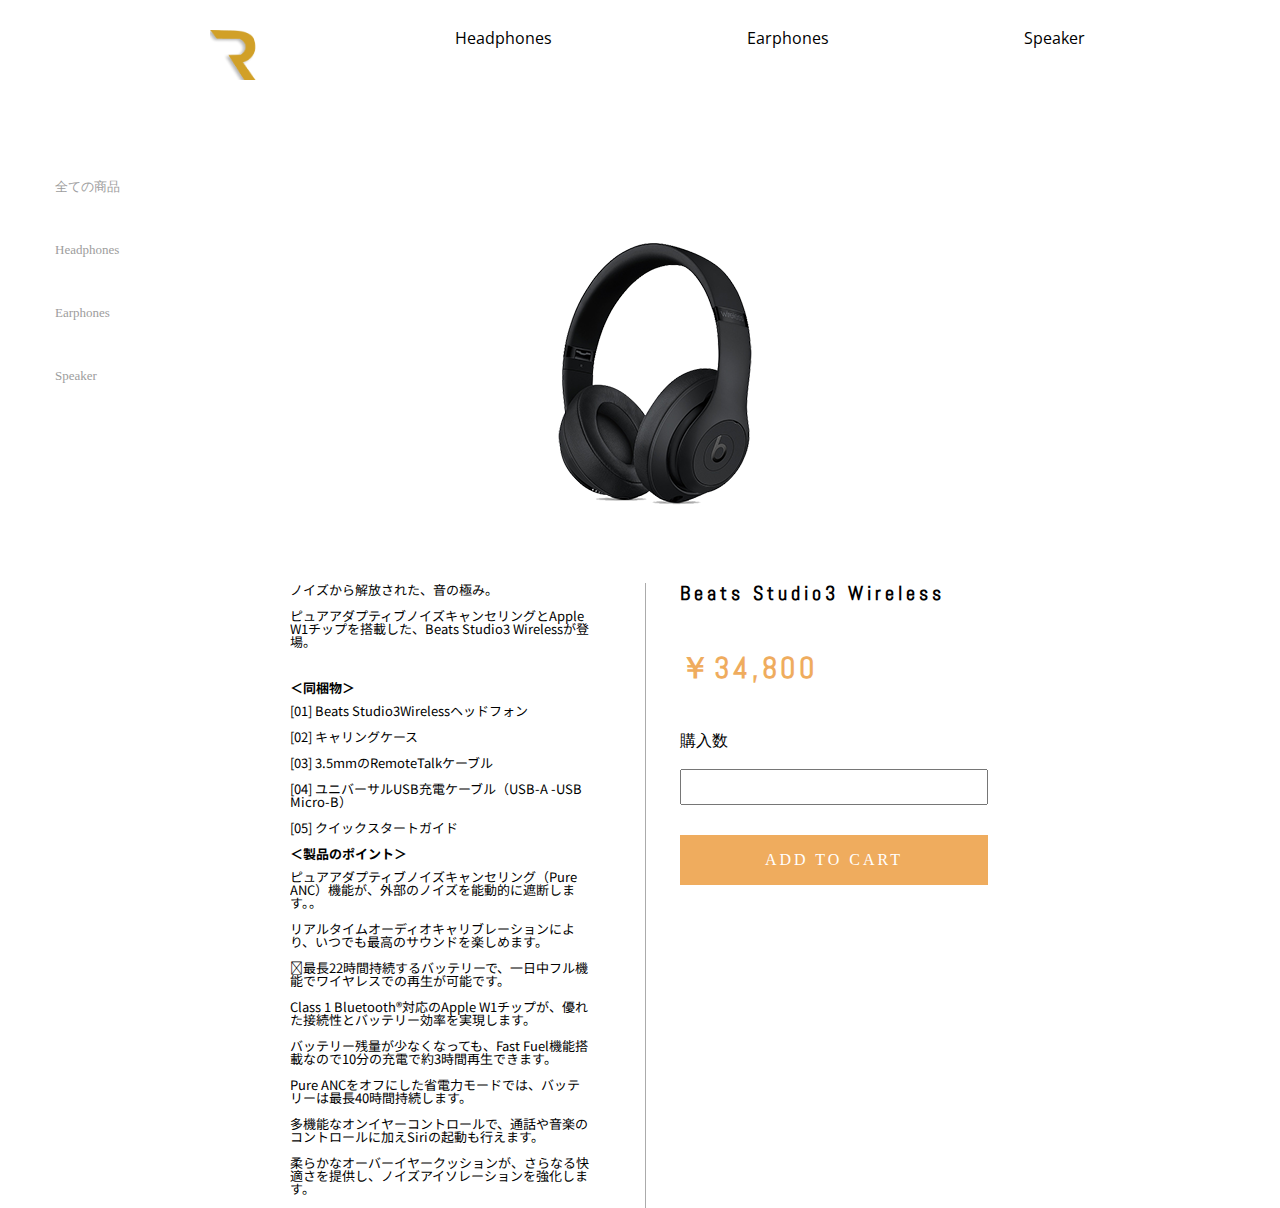
<file: product.html>
<!DOCTYPE html>
<html>

<head>
    <title>購入ページ</title>
    <meta charset="UTF-8">
    <meta name="description" content="" />
    <meta name="keywords" content="" />
    <link rel="stylesheet" href="css/product.css">
    <link rel="stylesheet" href="css/reset.css">
    <link href="https://fonts.googleapis.com/css?family=M+PLUS+Rounded+1c|Noto+Sans+JP|Noto+Sans+TC|Sawarabi+Gothic" rel="stylesheet">
    <link href="https://fonts.googleapis.com/css?family=Open+Sans" rel="stylesheet">
    <link href="https://fonts.googleapis.com/css?family=Abel|M+PLUS+Rounded+1c|Noto+Sans+JP|Noto+Sans+TC|Rajdhani|Sawarabi+Gothic|Slabo+27px" rel="stylesheet">

</head>

<body>
    <header>

        <ul>
            <li>
                <h1><img src="css/image/rohohgggg.png" alt="" width="50px" height="50px"></h1>
            </li>
            <li>Headphones</li>
            <li>Earphones</li>
            <li>Speaker</li>
        </ul>
    </header>
    <main>
        <ul class="side">
            <li><a href="index.html">全ての商品</a></li>
            <li><a href="index.html#menu1">Headphones</a></li>
            <li><a href="index.html#menu2">Earphones</a></li>
            <li><a href="index.html#menu3">Speaker</a></li>
        </ul>

        <div class="Main">
            <ul>
                <li class="image"><img src="css/image/shiyouhin.png" alt=""></li>
            </ul>

            <div class="itemtext">
                <p>ノイズから解放された、音の極み。</p><br>

                <p>ピュアアダプティブノイズキャンセリングとApple W1チップを搭載した、Beats Studio3 Wirelessが登場。</p><br>
                <div class="text2">
                    <h3>＜同梱物＞</h3>
                    <p>[01] Beats Studio3Wirelessヘッドフォン</p><br>
                    <p>[02] キャリングケース</p><br>
                    <p>[03] 3.5mmのRemoteTalkケーブル</p><br>
                    <p>[04] ユニバーサルUSB充電ケーブル（USB-A -USB Micro-B）</p><br>
                    <p>[05] クイックスタートガイド</p><br>
                </div>
                <div class="text3">
                    <h3>＜製品のポイント＞</h3>
                    <p> ピュアアダプティブノイズキャンセリング（Pure ANC）機能が、外部のノイズを能動的に遮断します。。</p><br>
                    <p>リアルタイムオーディオキャリブレーションにより、いつでも最高のサウンドを楽しめます。</p><br>
                    <p>最長22時間持続するバッテリーで、一日中フル機能でワイヤレスでの再生が可能です。</p><br>
                    <p>Class 1 Bluetooth®対応のApple W1チップが、優れた接続性とバッテリー効率を実現します。</p><br>
                    <p>バッテリー残量が少なくなっても、Fast Fuel機能搭載なので10分の充電で約3時間再生できます。</p><br>
                    <p>Pure ANCをオフにした省電力モードでは、バッテリーは最長40時間持続します。</p><br>
                    <p>多機能なオンイヤーコントロールで、通話や音楽のコントロールに加えSiriの起動も行えます。</p><br>
                    <p>柔らかなオーバーイヤークッションが、さらなる快適さを提供し、ノイズアイソレーションを強化します。</p><br>
                </div>




            </div>
            <div class="buy_contents">
                <h2>Beats Studio3 Wireless</h2>
                <h2 class="price">￥34,800</h2>
            </div>
            <div class="input">
                <p>
                    <label for="name1">購入数</label><br>
                    <input type="number">
                </p>
            </div>
            <div class="addcart">
                <a href="#">ADD TO CART</a>
            </div>
        </div>

    </main>
    <footer></footer>
</body>

</html>
</file>
<file: css/product.css>
body{
	background-color:#f7f7f7;
}
header{
	margin: 0 auto;
	width: 1280px;
	height: 100px;
	padding-bottom: 50px;
		font-family: 'Open Sans', sans-serif;
     
}

header ul{
	display: flex;
	justify-content: flex-end;
	list-style: none;
    margin-top: 30px;
}

header ul li{
	padding-right: 195px;
	font-family: 'Open Sans', sans-serif;
    
}
header ul li h1{
line-height: 10px;

}
	

main{
	margin: 0 auto;
	width: 1280px;
}
main ul.side{
	width: 150px;
	height: 400px;
	background-color:white;
	float: left;
	list-style: none;
	margin-left: 35px;
	margin-right: 45px;  
}

main ul.side li{
	font-size:13px;
	margin-top: 50px;
	margin-left: 20px;
	color:	#9d9d9d;
}
main ul.side li a{
	text-decoration: none;
	color:#9d9d9d;	 
}
.Main{
	width: 850px;
	background-color:white;
	float: left;
	list-style: none;
}
 li.image{
	text-align: center;
	margin-top: 100px;
	list-style: none;
	 margin-bottom: 50px;
}
.itemtext{
	width: 300px;
	font-size: 13px;
font-family: 'Noto Sans JP', sans-serif;
	margin-left: 60px;
	border-right: solid 1px #ababab;
	padding-right: 55px;
	float: left;
	overflow: hidden;
}
.itemtext h3{
	margin-bottom: 10px;
}
.text2{
	margin-top: 20px;
}
.buy_contents{
	width: 300px;
	float: right;
	margin-right: 100px;
}
.buy_contents h2{
 letter-spacing: 4px;
	font-family: 'Abel', sans-serif;
	font-size: 20px;

}

h2.price{
    color:rgb(239, 172, 94);;
	font-size: 20px;
	margin-top: 50px;
	font-size: 30px;
}
.input{
	width:200px;
	float: right;	
	margin-right: 200px;
	margin-top: 50px;
}
input[type="number"]{
	height: 30px;
	width:300px;
	margin-top: 20px;
}
.addcart{
	width: 308px;
	height: 50px;
	background-color: rgb(239, 172, 94);
	float: left;
	margin-left: 34px; 
	margin-top: 30px;
	text-align: center;
}
.addcart a{
	color: white;
	line-height: 50px;
	letter-spacing: 3px;
	text-decoration: none;
}
</file>
